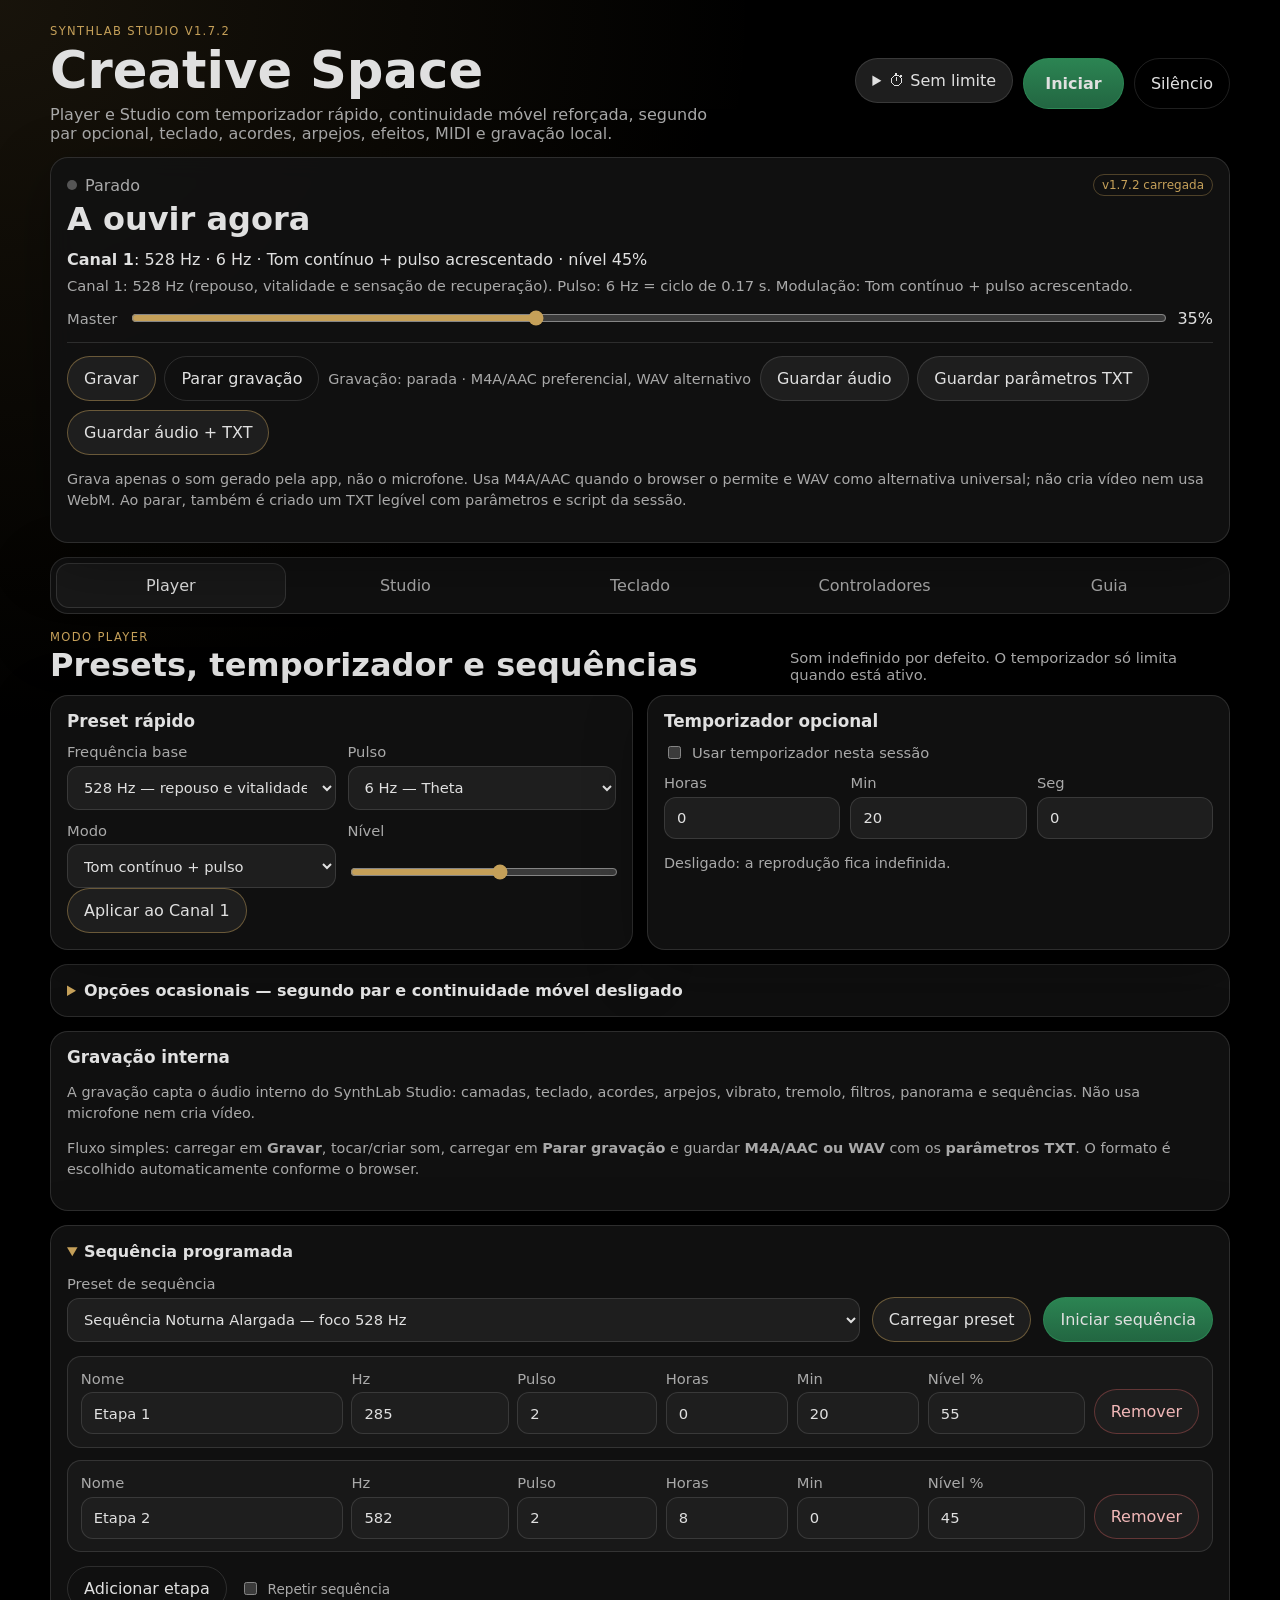
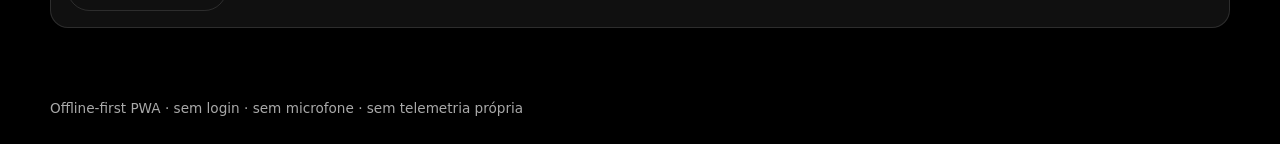
<file: index.html>
<!doctype html>
<html lang="pt-PT">
<head>
  <meta charset="utf-8" />
  <meta name="viewport" content="width=device-width, initial-scale=1, viewport-fit=cover" />
  <meta name="theme-color" content="#000000" />
  <title>SynthLab Studio v1.7.2</title>
  <link rel="manifest" href="manifest.json?v=studio1_7_2" />
  <link rel="stylesheet" href="style.css?v=studio1_7_2" />
</head>
<body>
  <header class="app-header">
    <div>
      <p class="eyebrow">SynthLab Studio v1.7.2</p>
      <h1>Creative Space</h1>
      <p class="subtitle">Player e Studio com temporizador rápido, continuidade móvel reforçada, segundo par opcional, teclado, acordes, arpejos, efeitos, MIDI e gravação local.</p>
    </div>
    <div class="header-actions">
      <details id="quickTimerDetails" class="quick-timer">
        <summary id="quickTimerSummary" class="buttonlike" aria-label="Temporizador rápido">⏱ Sem limite</summary>
        <div class="quick-timer-popover">
          <strong>Temporizador rápido</strong>
          <p class="hint">Aplica-se à reprodução normal atual, sem abrir o sequenciador.</p>
          <div class="quick-timer-grid" aria-label="Durações rápidas">
            <button type="button" data-quick-min="0">Sem limite</button>
            <button type="button" data-quick-min="5">5 min</button>
            <button type="button" data-quick-min="10">10 min</button>
            <button type="button" data-quick-min="20">20 min</button>
            <button type="button" data-quick-min="30">30 min</button>
            <button type="button" data-quick-min="60">60 min</button>
          </div>
          <div class="quick-custom-row">
            <label>Personalizado (min)
              <input id="quickTimerCustomMinutes" type="number" min="1" max="1440" step="1" value="20" />
            </label>
            <button id="quickTimerApplyCustom" type="button" class="secondary">Aplicar</button>
          </div>
          <p id="quickTimerStatus" class="hint">Sem limite: a reprodução não para automaticamente.</p>
        </div>
      </details>
      <button id="playStopBtn" class="primary big">Iniciar</button>
      <button id="panicBtn" class="ghost">Silêncio</button>
    </div>
  </header>

  <main class="layout">
    <section class="now-card" aria-live="polite">
      <div class="now-topline">
        <span class="status-dot" id="statusDot"></span>
        <span id="transportState">Parado</span>
        <span id="continuityPill" class="continuity-pill hidden"></span>
        <span class="version-pill">v1.7.2 carregada</span>
      </div>
      <h2>A ouvir agora</h2>
      <div id="nowSummary" class="now-summary">Nenhum som ativo. Carrega em Iniciar.</div>
      <div id="technicalSummary" class="technical-summary"></div>
      <div class="master-row">
        <label for="masterGain">Master</label>
        <input id="masterGain" type="range" min="0" max="0.9" step="0.01" value="0.35" />
        <span id="masterValue">35%</span>
      </div>
      <div class="record-row" aria-label="Gravação interna do SynthLab">
        <button id="recordStartBtn" class="secondary">Gravar</button>
        <button id="recordStopBtn" class="ghost" disabled>Parar gravação</button>
        <span id="recordStatus">Gravação: parada</span>
        <a id="recordSaveLink" class="buttonlike hidden" download="synthlab-studio-gravacao.m4a">Guardar áudio</a>
        <a id="recordSaveTxtLink" class="buttonlike hidden" download="synthlab-studio-parametros.txt">Guardar parâmetros TXT</a>
        <button id="recordSaveBothBtn" class="secondary hidden" type="button">Guardar áudio + TXT</button>
      </div>
      <p class="hint record-hint">Grava apenas o som gerado pela app, não o microfone. Usa M4A/AAC quando o browser o permite e WAV como alternativa universal; não cria vídeo nem usa WebM. Ao parar, também é criado um TXT legível com parâmetros e script da sessão.</p>
    </section>

    <nav class="mode-tabs" aria-label="Modos principais">
      <button class="tab active" data-mode="player">Player</button>
      <button class="tab" data-mode="studio">Studio</button>
      <button class="tab" data-mode="keyboard">Teclado</button>
      <button class="tab" data-mode="control">Controladores</button>
      <button class="tab" data-mode="guide">Guia</button>
    </nav>

    <section id="modePlayer" class="mode-panel active">
      <div class="section-heading">
        <div>
          <p class="eyebrow">Modo Player</p>
          <h2>Presets, temporizador e sequências</h2>
        </div>
        <p class="compact-note">Som indefinido por defeito. O temporizador só limita quando está ativo.</p>
      </div>

      <div class="grid two">
        <article class="card">
          <h3>Preset rápido</h3>
          <div class="form-grid">
            <label>Frequência base
              <select id="playerBase"></select>
            </label>
            <label>Pulso
              <select id="playerPulse"></select>
            </label>
            <label>Modo
              <select id="playerModType">
                <option value="continuous_plus_pulse">Tom contínuo + pulso</option>
                <option value="tremolo">Tremolo contínuo</option>
                <option value="vibrato">Vibrato leve</option>
                <option value="filter_sweep">Filtro oscilante</option>
                <option value="pan_motion">Panorama automático</option>
              </select>
            </label>
            <label>Nível
              <input id="playerLevel" type="range" min="0" max="0.8" step="0.01" value="0.45" />
            </label>
          </div>
          <button id="applyPlayerPreset" class="secondary">Aplicar ao Canal 1</button>
        </article>

        <article class="card">
          <h3>Temporizador opcional</h3>
          <label class="inline-check">
            <input id="timerEnabled" type="checkbox" />
            Usar temporizador nesta sessão
          </label>
          <div class="time-grid">
            <label>Horas <input id="timerHours" type="number" min="0" max="24" step="1" value="0" /></label>
            <label>Min <input id="timerMinutes" type="number" min="0" max="59" step="1" value="20" /></label>
            <label>Seg <input id="timerSeconds" type="number" min="0" max="59" step="1" value="0" /></label>
          </div>
          <p class="hint" id="timerHint">Desligado: a reprodução fica indefinida.</p>
        </article>
      </div>

      <details id="occasionalOptions" class="card details-card occasional-options">
        <summary>Opções ocasionais — segundo par e continuidade móvel <span id="secondaryPairBadge" class="summary-badge">desligado</span></summary>
        <div class="occasional-grid">
          <section class="occasional-section">
            <div class="occasional-heading">
              <div>
                <h3>Segundo par frequência + pulso</h3>
                <p class="hint">Fica fora do percurso principal e só se mistura com o par principal quando é ativado.</p>
              </div>
              <label class="inline-check compact-toggle">
                <input id="secondaryPairEnabled" type="checkbox" />
                Ativar segundo par
              </label>
            </div>
            <div id="secondaryPairControls" class="form-grid secondary-pair-controls is-disabled">
              <label>Frequência base
                <select id="playerBase2"></select>
              </label>
              <label>Pulso
                <select id="playerPulse2"></select>
              </label>
              <label>Modo
                <select id="playerModType2">
                  <option value="continuous_plus_pulse">Tom contínuo + pulso</option>
                  <option value="tremolo">Tremolo contínuo</option>
                  <option value="vibrato">Vibrato leve</option>
                  <option value="filter_sweep">Filtro oscilante</option>
                  <option value="pan_motion">Panorama automático</option>
                </select>
              </label>
              <label>Nível
                <input id="playerLevel2" type="range" min="0" max="0.65" step="0.01" value="0.25" />
              </label>
            </div>
            <div class="row-actions compact-actions">
              <button id="applySecondaryPair" class="secondary" type="button" disabled>Aplicar ao segundo par</button>
              <button id="copyPrimaryPair" class="ghost" type="button">Copiar configuração principal</button>
            </div>
            <p id="secondaryPairStatus" class="hint">Desligado: só o par principal é ouvido.</p>
          </section>

          <section class="occasional-section">
            <h3>Continuidade no smartphone</h3>
            <label class="inline-check">
              <input id="keepAwakeEnabled" type="checkbox" checked />
              Manter o ecrã ativo durante a reprodução
            </label>
            <p class="hint">A modulação passa a correr no motor de áudio, sem depender da animação do ecrã. Quando permitido pelo dispositivo, a PWA também evita o bloqueio automático e tenta retomar o AudioContext após interrupções.</p>
            <p id="continuityDetail" class="hint">Proteção preparada. Pode ser limitada por poupança de bateria, chamadas, mudança de aplicação ou regras do sistema.</p>
          </section>
        </div>
      </details>

      <article class="card">
        <h3>Gravação interna</h3>
        <p class="hint">A gravação capta o áudio interno do SynthLab Studio: camadas, teclado, acordes, arpejos, vibrato, tremolo, filtros, panorama e sequências. Não usa microfone nem cria vídeo.</p>
        <p class="hint">Fluxo simples: carregar em <strong>Gravar</strong>, tocar/criar som, carregar em <strong>Parar gravação</strong> e guardar <strong>M4A/AAC ou WAV</strong> com os <strong>parâmetros TXT</strong>. O formato é escolhido automaticamente conforme o browser.</p>
      </article>

      <details class="card details-card" open>
        <summary>Sequência programada</summary>
        <div class="sequence-head">
          <label>Preset de sequência
            <select id="sequencePresetSelect"></select>
          </label>
          <button id="loadSequencePreset" class="secondary">Carregar preset</button>
          <button id="startSequenceBtn" class="primary">Iniciar sequência</button>
        </div>
        <div id="sequenceRows" class="sequence-rows"></div>
        <div class="row-actions">
          <button id="addSequenceRow" class="ghost">Adicionar etapa</button>
          <label class="inline-check small"><input id="sequenceLoop" type="checkbox" /> Repetir sequência</label>
        </div>
      </details>
    </section>

    <section id="modeStudio" class="mode-panel">
      <div class="section-heading">
        <div>
          <p class="eyebrow">Modo Studio</p>
          <h2>Criação tátil e camadas sonoras</h2>
        </div>
        <p class="compact-note">Controlos grandes primeiro; detalhe técnico só nos painéis recolhíveis.</p>
      </div>

      <div class="grid two">
        <article class="card performance-card">
          <h3>Pad XY — performance</h3>
          <p class="hint">X controla frequência do Canal 1. Y controla intensidade da modulação. Tocar/arrastar altera o som em tempo real.</p>
          <div id="xyPad" class="xy-pad" role="application" aria-label="Pad XY para frequência e modulação">
            <div class="xy-crosshair" id="xyCrosshair"></div>
            <span class="xy-label x-label">frequência →</span>
            <span class="xy-label y-label">intensidade ↑</span>
          </div>
          <div class="xy-readout" id="xyReadout">X: 528 Hz · Y: 45%</div>
        </article>

        <article class="card">
          <h3>Resultado do gesto</h3>
          <div id="gestureExplain" class="explain-box">
            Arrasta o Pad XY para ouvir a relação entre frequência base e intensidade de modulação.
          </div>
          <div class="mini-grid">
            <button class="chip" data-studio-set="calm">Calma</button>
            <button class="chip" data-studio-set="focus">Foco</button>
            <button class="chip" data-studio-set="space">Espaço</button>
            <button class="chip" data-studio-set="texture">Textura</button>
          </div>
        </article>
      </div>

      <details class="card details-card">
        <summary>Camadas sonoras avançadas</summary>
        <div id="layersEditor" class="layers-editor"></div>
      </details>

      <details class="card details-card">
        <summary>Mapa técnico das modulações</summary>
        <div class="mod-map">
          <div><strong>Tom contínuo + pulso</strong><span>Amplitude nunca cai para zero; o pulso acentua o volume.</span></div>
          <div><strong>Tremolo contínuo</strong><span>Oscilação sinusoidal do volume, mais suave e musical.</span></div>
          <div><strong>Vibrato leve</strong><span>Pequena variação periódica da frequência em torno do valor base.</span></div>
          <div><strong>Filtro oscilante</strong><span>Mexe na cor/timbre do som, abrindo e fechando um filtro.</span></div>
          <div><strong>Panorama automático</strong><span>Move o som entre esquerda e direita sem alterar a frequência.</span></div>
        </div>
      </details>
    </section>



    <section id="modeKeyboard" class="mode-panel">
      <div class="section-heading">
        <div>
          <p class="eyebrow">Modo Teclado</p>
          <h2>Notas, acordes, arpejos e modelação musical</h2>
        </div>
        <p class="compact-note">Tocável por rato, touch, touchpad, teclado do PC ou controlador MIDI.</p>
      </div>

      <div class="grid two">
        <article class="card">
          <h3>Teclado musical</h3>
          <div class="form-grid">
            <label>Tónica
              <select id="kbdRoot"></select>
            </label>
            <label>Escala
              <select id="kbdScale">
                <option value="chromatic">Cromática</option>
                <option value="major">Maior</option>
                <option value="minor">Menor natural</option>
                <option value="pentatonic">Pentatónica</option>
                <option value="dorian">Dórica</option>
              </select>
            </label>
            <label>Oitava base
              <select id="kbdOctave">
                <option value="2">2</option>
                <option value="3" selected>3</option>
                <option value="4">4</option>
                <option value="5">5</option>
              </select>
            </label>
            <label>Onda
              <select id="kbdWaveform">
                <option value="sine">sine — puro</option>
                <option value="triangle">triangle — suave</option>
                <option value="sawtooth">sawtooth — rico</option>
                <option value="square">square — marcado</option>
              </select>
            </label>
          </div>
          <div id="musicalKeyboard" class="musical-keyboard" aria-label="Teclado cromático"></div>
          <p class="hint">Teclado do PC: A W S E D F T G Y H U J K. Usa Shift para subir uma oitava.</p>
          <div class="pc-keyboard-tools" aria-label="Controlo por teclado do laptop">
            <label class="inline-check"><input id="kbdPcCapture" type="checkbox" checked /> Capturar teclado do PC</label>
            <button id="kbdFocusBtn" class="secondary" type="button">Ativar/focar teclado</button>
            <button id="kbdReleaseBtn" class="secondary" type="button">Libertar notas</button>
          </div>
          <p id="kbdPcStatus" class="kbd-status">Captura do teclado do PC ativa.</p>
          <details class="keyboard-shortcuts">
            <summary>Atalhos do teclado do laptop</summary>
            <div class="shortcut-grid">
              <span><kbd>A W S E D F T G Y H U J K</kbd> notas</span>
              <span><kbd>Shift</kbd> + nota: oitava acima</span>
              <span><kbd>1-0</kbd> escolhem acordes</span>
              <span><kbd>Z / X</kbd> oitava - / +</span>
              <span><kbd>C</kbd> próximo acorde</span>
              <span><kbd>I</kbd> próxima inversão</span>
              <span><kbd>R</kbd> arpegiador on/off</span>
              <span><kbd>L</kbd> manter arpejo</span>
              <span><kbd>P</kbd> pulso/acento</span>
              <span><kbd>V</kbd> vibrato</span>
              <span><kbd>B</kbd> tremolo</span>
              <span><kbd>N</kbd> filtro</span>
              <span><kbd>M</kbd> espaço/panorama</span>
              <span><kbd>O</kbd> seco</span>
              <span><kbd>, / .</kbd> profundidade - / +</span>
              <span><kbd>- / +</kbd> vibrato - / +</span>
              <span><kbd>Espaço</kbd> testar acorde</span>
              <span><kbd>Esc</kbd> libertar notas</span>
            </div>
          </details>
        </article>

        <article class="card">
          <h3>Acordes, arpejos, vibrato e efeitos</h3>
          <div class="form-grid">
            <label>Acorde
              <select id="kbdChord">
                <option value="single">Nota única</option>
                <option value="major">Maior</option>
                <option value="minor">Menor</option>
                <option value="dim">Diminuto</option>
                <option value="aug">Aumentado</option>
                <option value="sus2">Sus2</option>
                <option value="sus4">Sus4</option>
                <option value="power">Power</option>
                <option value="maj7">Maior 7</option>
                <option value="dom7">Dominante 7</option>
                <option value="min7">Menor 7</option>
                <option value="min9">Menor 9</option>
                <option value="add9">Add9</option>
                <option value="octave">Oitavas</option>
              </select>
            </label>
            <label>Voz / abertura
              <select id="kbdVoicing">
                <option value="closed">Fechado</option>
                <option value="open">Aberto</option>
                <option value="wide">Largo</option>
              </select>
            </label>
            <label>Inversão
              <select id="kbdInversion">
                <option value="0">0 — raiz</option>
                <option value="1">1ª inversão</option>
                <option value="2">2ª inversão</option>
                <option value="3">3ª inversão</option>
              </select>
            </label>
            <label>Modelação do teclado
              <select id="kbdModPreset">
                <option value="soft528">528 + 0.1 — respiração suave</option>
                <option value="theta852">852 + 6 — presença/Theta</option>
                <option value="focus741">741 + 15 — foco/escrita</option>
                <option value="witness963">963 + 0.5 — testemunha</option>
                <option value="texture417">417 + filtro — textura</option>
                <option value="vibratoLead">Vibrato expressivo</option>
                <option value="tremoloPulse">Tremolo rítmico</option>
                <option value="spacePan">Espaço estéreo</option>
                <option value="dry">Sem modelação forte</option>
              </select>
            </label>
            <label>Efeito direto
              <select id="kbdEffectType">
                <option value="continuous_plus_pulse">Pulso/acento</option>
                <option value="tremolo">Tremolo</option>
                <option value="vibrato">Vibrato</option>
                <option value="filter_sweep">Filtro oscilante</option>
                <option value="pan_motion">Panorama automático</option>
                <option value="static">Sem efeito</option>
              </select>
            </label>
            <label>Nível teclado
              <input id="kbdLevel" type="range" min="0" max="0.65" step="0.01" value="0.28" />
            </label>
            <label>Filtro Hz
              <input id="kbdFilter" type="range" min="250" max="10000" step="10" value="2600" />
            </label>
            <label>Velocidade efeito Hz
              <input id="kbdEffectRate" type="range" min="0.1" max="40" step="0.1" value="0.1" />
            </label>
            <label>Profundidade efeito
              <input id="kbdEffectDepth" type="range" min="0" max="0.95" step="0.01" value="0.25" />
            </label>
            <label>Vibrato cents
              <input id="kbdVibratoCents" type="range" min="0" max="80" step="1" value="18" />
            </label>
            <label>Ataque / Release
              <select id="kbdEnvelope">
                <option value="fast">Rápido</option>
                <option value="soft" selected>Suave</option>
                <option value="pad">Pad lento</option>
              </select>
            </label>
            <label>Espalhar acorde
              <input id="kbdStrumMs" type="range" min="0" max="180" step="5" value="0" />
            </label>
          </div>
          <div class="arp-panel">
            <label class="inline-check"><input id="arpEnabled" type="checkbox" /> Arpegiador</label>
            <label class="inline-check"><input id="arpLatch" type="checkbox" /> Manter arpejo</label>
            <label>Ritmo
              <select id="arpRate">
                <option value="1">1 nota/s</option>
                <option value="2" selected>2 notas/s</option>
                <option value="4">4 notas/s</option>
                <option value="6">6 notas/s</option>
                <option value="8">8 notas/s</option>
              </select>
            </label>
            <label>Ordem
              <select id="arpPattern">
                <option value="up">Subir</option>
                <option value="down">Descer</option>
                <option value="updown">Subir/descer</option>
                <option value="random">Aleatório controlado</option>
              </select>
            </label>
          </div>
          <div class="effect-chips" aria-label="Efeitos rápidos do teclado">
            <button class="chip" data-kbd-effect="static">Seco</button>
            <button class="chip" data-kbd-effect="vibrato">Vibrato</button>
            <button class="chip" data-kbd-effect="tremolo">Tremolo</button>
            <button class="chip" data-kbd-effect="filter_sweep">Filtro</button>
            <button class="chip" data-kbd-effect="pan_motion">Espaço</button>
          </div>
          <button id="testChordBtn" class="secondary full-width" type="button">Testar acorde</button>
          <div id="kbdExplain" class="explain-box small-explain">Escolhe uma nota/acorde para ouvir. A modelação define pulso, vibrato, filtro, panorama e movimento.</div>
        </article>
      </div>
    </section>

    <section id="modeControl" class="mode-panel">
      <div class="section-heading">
        <div>
          <p class="eyebrow">Controladores</p>
          <h2>Touchpad, movimento e MIDI</h2>
        </div>
        <p class="compact-note">Um gesto deve alterar variáveis concretas: frequência, pulso, filtro, panorama ou intensidade.</p>
      </div>

      <div class="grid two">
        <article class="card performance-card">
          <h3>Touchpad de controlo</h3>
          <div class="form-grid">
            <label>Eixo X controla
              <select id="ctrlXAssign"></select>
            </label>
            <label>Eixo Y controla
              <select id="ctrlYAssign"></select>
            </label>
          </div>
          <div id="controllerPad" class="xy-pad controller-pad" role="application" aria-label="Touchpad de controlo de variáveis">
            <div class="xy-crosshair" id="controllerCrosshair"></div>
            <span class="xy-label x-label">X → variável escolhida</span>
            <span class="xy-label y-label">Y ↑ variável escolhida</span>
          </div>
          <div class="xy-readout" id="controllerReadout">X/Y prontos.</div>
        </article>

        <article class="card">
          <h3>MIDI e movimento</h3>
          <button id="enableMidiBtn" class="secondary">Ativar MIDI</button>
          <p id="midiStatus" class="hint">MIDI desligado. Se o browser/dispositivo suportar, notas e CCs serão mapeados.</p>
          <div class="mod-map compact-map">
            <div><strong>Notas MIDI</strong><span>tocam o teclado interno com a modelação escolhida.</span></div>
            <div><strong>CC 1</strong><span>intensidade da modulação do teclado.</span></div>
            <div><strong>CC 7</strong><span>master volume.</span></div>
            <div><strong>CC 74</strong><span>filtro/timbre do teclado.</span></div>
            <div><strong>Pitch bend</strong><span>desvio subtil de afinação nas notas novas.</span></div>
          </div>
          <button id="enableMotionBtn" class="ghost">Ativar movimento do dispositivo</button>
          <p id="motionStatus" class="hint">Movimento desligado. Quando ativo, inclinação pode modelar panorama e filtro.</p>
        </article>
      </div>
    </section>

    <section id="modeGuide" class="mode-panel">
      <div class="section-heading">
        <div>
          <p class="eyebrow">Guia</p>
          <h2>Regras de uso e desenvolvimento</h2>
        </div>
      </div>
      <article class="card text-card">
        <h3>Nota de rigor</h3>
        <p>As descrições de efeitos são simbólicas, subjetivas e experienciais. O SynthLab Studio gera áudio para exploração sonora, meditação, relaxamento, estudo de frequências e criação musical. Não é dispositivo médico, não diagnostica, não trata, não cura e não previne doenças.</p>
        <p>Usa volume baixo, especialmente em sessões longas. Para uso noturno, reduz brilho e volume. A opção de continuidade móvel pode manter o ecrã ativo; desativa-a nas Opções ocasionais se preferires permitir o bloqueio do ecrã.</p>
      </article>
      <article class="card text-card">
        <h3>Estratégia de produto</h3>
        <p><strong>SynthLab Lite</strong> deve continuar simples: presets, temporizador, sequências e offline.</p>
        <p><strong>SynthLab Studio</strong> é a frente experimental: camadas, pads, teclado, acordes, arpejos, modulações, filtros, loops, controladores e criação musical.</p>
      </article>
    </section>
  </main>

  <footer class="footer">
    <span>Offline-first PWA · sem login · sem microfone · sem telemetria própria</span>
  </footer>

  <script src="presets.js?v=studio1_7_2"></script>
  <script src="app.js?v=studio1_7_2"></script>
</body>
</html>
</file>
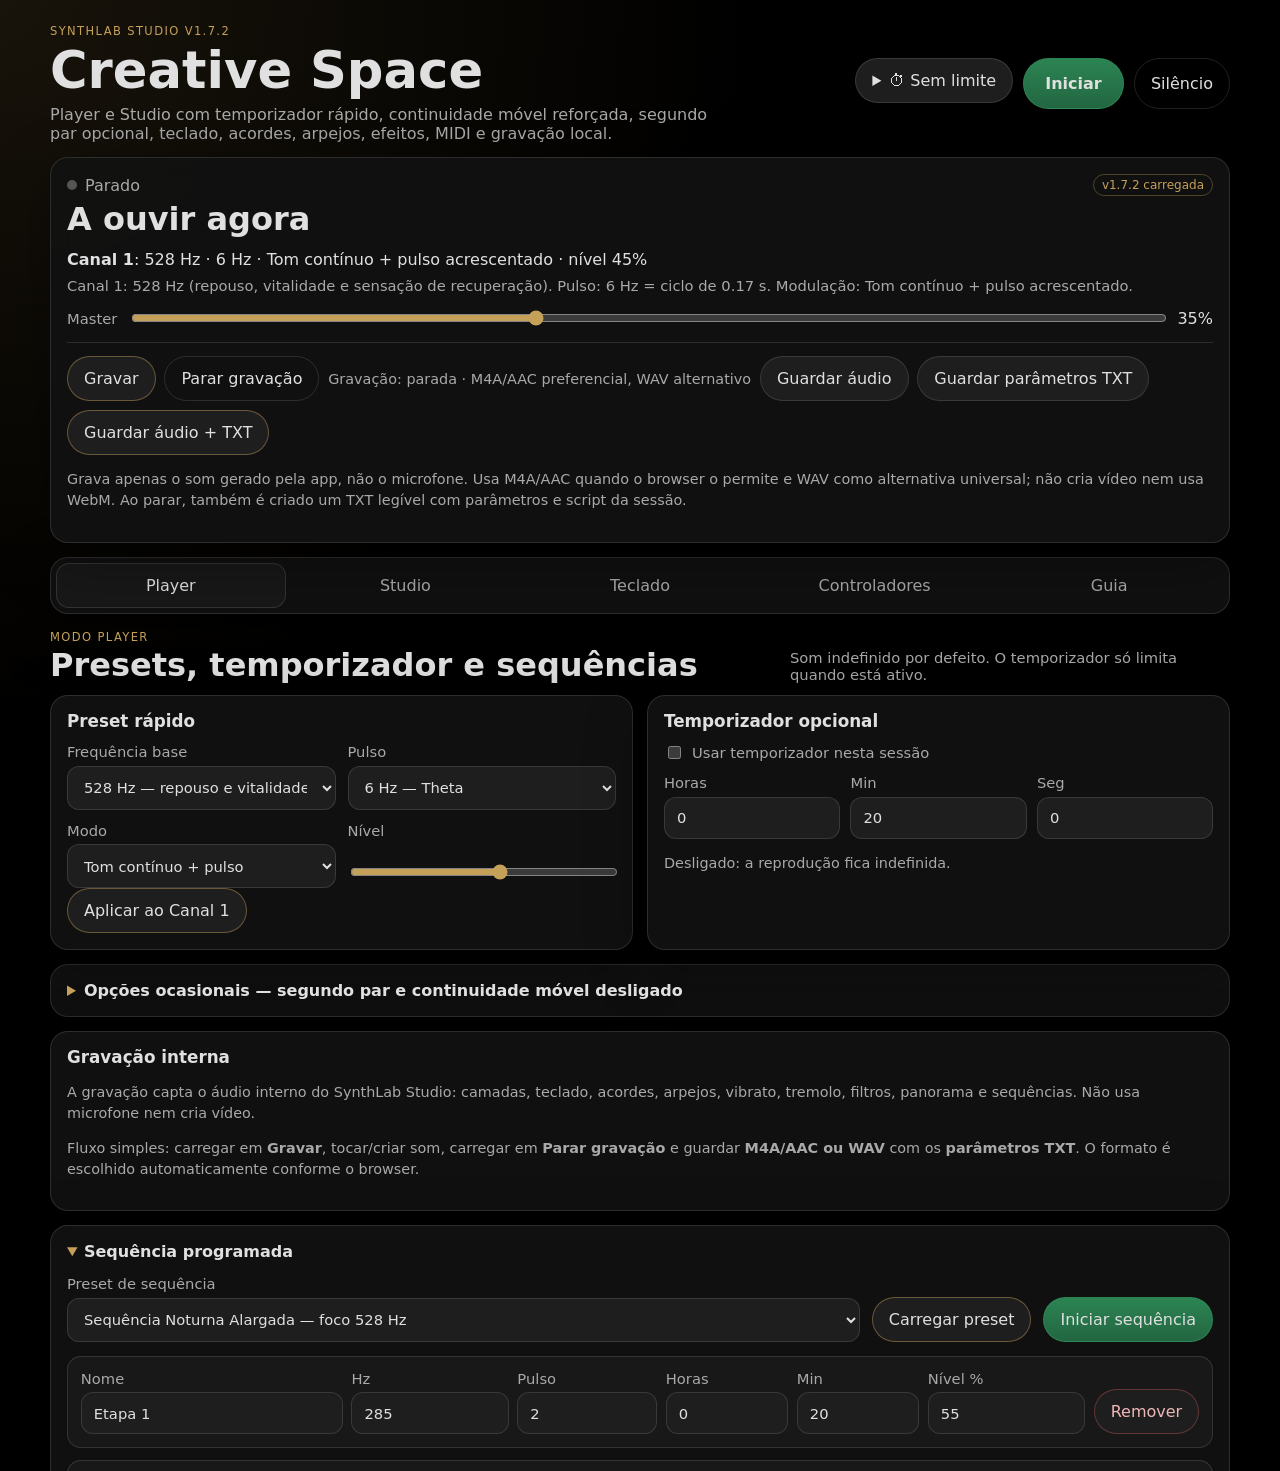
<file: limpar_cache.html>
<!doctype html>
<html lang="pt-PT">
<head>
  <meta charset="utf-8" />
  <meta name="viewport" content="width=device-width, initial-scale=1" />
  <title>Limpar cache — SynthLab Studio v1.7.2</title>
  <style>
    body{background:#000;color:#e0e0e0;font-family:system-ui;margin:0;padding:28px;line-height:1.5}
    .box{max-width:720px;margin:auto;background:#121212;border:1px solid rgba(255,255,255,.14);border-radius:18px;padding:22px}
    a{color:#2e8b57}
  </style>
</head>
<body>
  <div class="box">
    <h1>SynthLab Studio v1.7.2</h1>
    <p>A limpar service workers e caches antigas...</p>
    <p id="status">A iniciar.</p>
    <p><a href="index.html?v=studio1_7_2">Abrir manualmente a v1.7.2</a></p>
  </div>
  <script>
    async function limpar(){
      const status = document.getElementById('status');
      try {
        if ('serviceWorker' in navigator) {
          const regs = await navigator.serviceWorker.getRegistrations();
          await Promise.all(regs.map(r => r.unregister()));
        }
        if ('caches' in window) {
          const keys = await caches.keys();
          await Promise.all(keys.map(k => caches.delete(k)));
        }
        status.textContent = 'Cache limpa. A abrir v1.7.2...';
        setTimeout(() => location.href = 'index.html?v=studio1_7_2_' + Date.now(), 900);
      } catch (e) {
        status.textContent = 'Não foi possível limpar automaticamente. Usa o link manual.';
      }
    }
    limpar();
  </script>
</body>
</html>
</file>
<file: style.css>
:root {
  --bg: #000000;
  --panel: #121212;
  --panel-2: #181818;
  --input: #1e1e1e;
  --line: rgba(255,255,255,0.12);
  --text: #e0e0e0;
  --muted: #a9a9a9;
  --gold: #c5a059;
  --green: #2e8b57;
  --danger: #b45353;
  --radius: 18px;
  --shadow: 0 18px 60px rgba(0,0,0,0.35);
}

* { box-sizing: border-box; }
html { color-scheme: dark; }
body {
  margin: 0;
  background: radial-gradient(circle at top left, rgba(197,160,89,0.12), transparent 35%), var(--bg);
  color: var(--text);
  font-family: system-ui, -apple-system, BlinkMacSystemFont, "Segoe UI", sans-serif;
  min-height: 100vh;
}
button, input, select { font: inherit; }
button { cursor: pointer; }

.app-header, .layout, .footer { width: min(1180px, calc(100% - 24px)); margin: 0 auto; }
.app-header {
  display: flex;
  justify-content: space-between;
  gap: 1rem;
  align-items: center;
  padding: 24px 0 14px;
}
.eyebrow { margin: 0 0 4px; color: var(--gold); text-transform: uppercase; letter-spacing: .12em; font-size: .72rem; }
h1, h2, h3 { margin: 0; line-height: 1.12; }
h1 { font-size: clamp(1.85rem, 5vw, 3.2rem); }
h2 { font-size: clamp(1.25rem, 3vw, 2rem); }
h3 { font-size: 1.05rem; }
.subtitle, .compact-note, .hint { color: var(--muted); }
.subtitle { margin: 6px 0 0; max-width: 680px; }
.header-actions { display: flex; gap: .6rem; flex-wrap: wrap; justify-content: flex-end; }

button, .buttonlike {
  border: 1px solid var(--line);
  border-radius: 999px;
  background: var(--input);
  color: var(--text);
  padding: .75rem 1rem;
  transition: transform .15s ease, border-color .15s ease, background .15s ease;
}
button:hover { transform: translateY(-1px); border-color: rgba(255,255,255,0.22); }
button.primary { background: linear-gradient(180deg, rgba(46,139,87,.95), rgba(36,108,69,.95)); border-color: rgba(46,139,87,.8); }
button.secondary { border-color: rgba(197,160,89,.45); color: var(--text); }
button.ghost { background: transparent; }
button.big { padding: .95rem 1.35rem; font-weight: 700; }
button.active, .chip.active { border-color: var(--green); background: rgba(46,139,87,.18); }

.layout { padding-bottom: 40px; }
.now-card, .card, .mode-tabs {
  background: rgba(18,18,18,0.92);
  border: 1px solid var(--line);
  border-radius: var(--radius);
  box-shadow: var(--shadow);
}
.now-card { padding: 16px; position: sticky; top: 8px; z-index: 10; backdrop-filter: blur(12px); }
.now-topline { display: flex; align-items: center; gap: .5rem; color: var(--muted); margin-bottom: .35rem; flex-wrap: wrap; }
.status-dot { width: 10px; height: 10px; border-radius: 50%; background: #555; display: inline-block; }
.status-dot.on { background: var(--green); box-shadow: 0 0 18px rgba(46,139,87,.75); }
.version-pill { margin-left: auto; border: 1px solid rgba(197,160,89,.35); color: var(--gold); border-radius: 999px; padding: .18rem .5rem; font-size: .75rem; }
.now-summary { margin-top: .65rem; line-height: 1.45; }
.technical-summary { color: var(--muted); font-size: .92rem; margin-top: .35rem; }
.master-row { display: grid; grid-template-columns: auto 1fr auto; align-items: center; gap: .75rem; margin-top: .9rem; }
input[type="range"] { accent-color: var(--gold); width: 100%; }
input[type="checkbox"] { accent-color: var(--green); }

.mode-tabs { display: grid; grid-template-columns: repeat(5, 1fr); padding: 5px; gap: 5px; margin: 14px 0; }
.tab { border-radius: 13px; background: transparent; border: none; color: var(--muted); }
.tab.active { background: var(--panel-2); color: var(--text); border: 1px solid var(--line); }
.mode-panel { display: none; }
.mode-panel.active { display: block; }
.section-heading { display: flex; justify-content: space-between; gap: 1rem; align-items: end; margin: 16px 0 12px; }
.compact-note { max-width: 440px; margin: 0; font-size: .92rem; }

.grid { display: grid; gap: 14px; }
.grid.two { grid-template-columns: repeat(2, minmax(0, 1fr)); }
.card { padding: 16px; margin-bottom: 14px; }
.card h3 { margin-bottom: 12px; }
.form-grid { display: grid; grid-template-columns: repeat(2, minmax(0,1fr)); gap: .75rem; }
label { display: grid; gap: .35rem; color: var(--muted); font-size: .92rem; }
select, input[type="number"], input[type="text"] {
  width: 100%;
  background: var(--input);
  color: var(--text);
  border: 1px solid var(--line);
  border-radius: 12px;
  padding: .72rem .75rem;
}
select:focus, input:focus { outline: 2px solid rgba(197,160,89,.35); border-color: rgba(197,160,89,.55); }
.inline-check { display: flex; align-items: center; gap: .5rem; }
.inline-check.small { font-size: .85rem; }
.time-grid { display: grid; grid-template-columns: repeat(3, 1fr); gap: .65rem; margin-top: .75rem; }
.hint { font-size: .9rem; line-height: 1.45; }

.details-card summary { cursor: pointer; font-weight: 700; color: var(--text); }
.details-card summary::marker { color: var(--gold); }
.sequence-head { display: grid; grid-template-columns: 1fr auto auto; gap: .75rem; align-items: end; margin-top: 14px; }
.sequence-rows { display: grid; gap: .75rem; margin-top: .9rem; }
.sequence-row {
  display: grid;
  grid-template-columns: 1.5fr .9fr .8fr .7fr .7fr .9fr auto;
  gap: .55rem;
  align-items: end;
  padding: .8rem;
  background: rgba(255,255,255,.035);
  border: 1px solid var(--line);
  border-radius: 14px;
}
.row-actions { display: flex; gap: .8rem; align-items: center; flex-wrap: wrap; margin-top: .85rem; }
.remove-row { color: #f0b7b7; border-color: rgba(180,83,83,.45); }

.performance-card { min-height: 360px; }
.xy-pad {
  position: relative;
  height: min(50vh, 360px);
  min-height: 260px;
  border-radius: 20px;
  overflow: hidden;
  border: 1px solid rgba(197,160,89,.35);
  background:
    linear-gradient(90deg, rgba(197,160,89,.08), transparent 50%, rgba(46,139,87,.08)),
    linear-gradient(0deg, rgba(255,255,255,.04), transparent),
    var(--input);
  touch-action: none;
  user-select: none;
}
.xy-pad::before, .xy-pad::after {
  content: "";
  position: absolute;
  background: rgba(255,255,255,.08);
}
.xy-pad::before { left: 50%; top: 0; bottom: 0; width: 1px; }
.xy-pad::after { top: 50%; left: 0; right: 0; height: 1px; }
.xy-crosshair {
  position: absolute;
  width: 22px;
  height: 22px;
  border-radius: 50%;
  border: 2px solid var(--gold);
  background: rgba(197,160,89,.15);
  transform: translate(-50%, -50%);
  left: 48%; top: 55%;
  box-shadow: 0 0 24px rgba(197,160,89,.28);
}
.xy-label { position: absolute; color: var(--muted); font-size: .8rem; }
.x-label { right: 12px; bottom: 10px; }
.y-label { left: 12px; top: 10px; }
.xy-readout { margin-top: .75rem; color: var(--gold); }
.explain-box { min-height: 150px; background: rgba(255,255,255,.035); border: 1px solid var(--line); border-radius: 14px; padding: 1rem; line-height: 1.5; }
.mini-grid { display: grid; grid-template-columns: repeat(4, 1fr); gap: .55rem; margin-top: .9rem; }
.chip { padding: .65rem .6rem; font-size: .88rem; }
.layers-editor { display: grid; gap: .75rem; margin-top: .9rem; }
.layer-card { background: rgba(255,255,255,.035); border: 1px solid var(--line); border-radius: 14px; padding: .85rem; }
.layer-top { display: flex; justify-content: space-between; gap: .75rem; align-items: center; margin-bottom: .75rem; }
.layer-grid { display: grid; grid-template-columns: repeat(4, minmax(0,1fr)); gap: .7rem; }
.mod-map { display: grid; gap: .75rem; margin-top: 1rem; }
.mod-map div { display: grid; gap: .25rem; padding: .75rem; background: rgba(255,255,255,.035); border-radius: 12px; }
.mod-map span { color: var(--muted); }
.text-card p { line-height: 1.55; }
.footer { color: var(--muted); font-size: .85rem; padding: 18px 0 28px; }

@media (max-width: 850px) {
  .app-header, .section-heading { align-items: stretch; flex-direction: column; }
  .header-actions { justify-content: stretch; }
  .header-actions button { flex: 1; }
  .grid.two, .form-grid, .layer-grid { grid-template-columns: 1fr; }
  .sequence-head { grid-template-columns: 1fr; }
  .sequence-row { grid-template-columns: 1fr 1fr; }
  .sequence-row button { grid-column: 1 / -1; }
  .mini-grid { grid-template-columns: repeat(2, 1fr); }
  .now-card { position: static; }
}

@media (max-width: 520px) {
  .app-header, .layout, .footer { width: min(100% - 16px, 1180px); }
  .mode-tabs { grid-template-columns: 1fr; }
  .time-grid { grid-template-columns: 1fr; }
  .sequence-row { grid-template-columns: 1fr; }
}


/* v1.5 — teclado, arpejos e controladores */
.musical-keyboard {
  display: grid;
  grid-template-columns: repeat(12, minmax(42px, 1fr));
  gap: 6px;
  margin: 14px 0 8px;
  touch-action: none;
}
.key-btn {
  min-height: 82px;
  border-radius: 12px;
  padding: .35rem .2rem;
  font-size: .82rem;
  display: flex;
  align-items: end;
  justify-content: center;
  border: 1px solid var(--line);
  user-select: none;
}
.key-btn.white { background: linear-gradient(180deg, #e8e3d7, #b9b0a1); color: #111; }
.key-btn.black { background: linear-gradient(180deg, #262626, #050505); color: var(--text); min-height: 64px; }
.key-btn.in-scale { border-color: rgba(46,139,87,.7); box-shadow: inset 0 0 0 1px rgba(46,139,87,.18); }
.key-btn.active { transform: translateY(2px); border-color: var(--gold); box-shadow: 0 0 18px rgba(197,160,89,.35); }
.arp-panel { display: grid; grid-template-columns: repeat(2, minmax(0, 1fr)); gap: .75rem; margin-top: .85rem; }
.small-explain { min-height: 118px; }
.controller-pad { margin-top: 12px; }
.compact-map { margin-top: 12px; }
.compact-map div { grid-template-columns: 100px 1fr; align-items: baseline; }
.note-badge { color: var(--gold); }
@media (max-width: 850px) {
  .arp-panel { grid-template-columns: 1fr; }
  .musical-keyboard { grid-template-columns: repeat(6, minmax(42px, 1fr)); }
  .key-btn { min-height: 70px; }
}

/* v1.5 — acordes avançados, vibrato e efeitos diretos */
.effect-chips {
  display: grid;
  grid-template-columns: repeat(5, minmax(0, 1fr));
  gap: .5rem;
  margin: .85rem 0;
}
.full-width { width: 100%; justify-content: center; }
#kbdExplain strong { color: var(--text); }
@media (max-width: 620px) {
  .effect-chips { grid-template-columns: repeat(2, minmax(0, 1fr)); }
}

/* v1.5 — gravação interna */
.record-row {
  display: flex;
  align-items: center;
  gap: .55rem;
  flex-wrap: wrap;
  margin-top: .85rem;
  padding-top: .85rem;
  border-top: 1px solid var(--line);
}
.record-row #recordStatus {
  color: var(--muted);
  font-size: .9rem;
}
.record-row a.buttonlike {
  text-decoration: none;
  display: inline-flex;
  align-items: center;
  justify-content: center;
.hidden { display: none !important; }
.record-hint { margin: .45rem 0 0; }
button[disabled] {
  opacity: .45;
  cursor: not-allowed;
  transform: none !important;
}


/* v1.5 — teclado do laptop robusto e atalhos diretos */
.pc-keyboard-tools {
  display: flex;
  flex-wrap: wrap;
  align-items: center;
  gap: .55rem;
  margin: .75rem 0 .35rem;
  padding: .65rem;
  border: 1px solid var(--line);
  border-radius: 12px;
  background: rgba(255,255,255,.032);
}
.pc-keyboard-tools .inline-check { margin-right: auto; }
.kbd-status {
  margin: .35rem 0 .75rem;
  color: var(--muted);
  font-size: .88rem;
}
.kbd-status[data-kind="ok"] { color: var(--green); }
.kbd-status[data-kind="warn"] { color: var(--gold); }
.keyboard-shortcuts {
  margin: .6rem 0 .2rem;
  border: 1px solid var(--line);
  border-radius: 12px;
  padding: .65rem .75rem;
  background: rgba(255,255,255,.025);
}
.keyboard-shortcuts summary { cursor: pointer; color: var(--text); }
.shortcut-grid {
  display: grid;
  grid-template-columns: repeat(2, minmax(0, 1fr));
  gap: .45rem .75rem;
  margin-top: .65rem;
  color: var(--muted);
  font-size: .86rem;
}
kbd {
  display: inline-block;
  padding: .12rem .35rem;
  border: 1px solid rgba(255,255,255,.18);
  border-bottom-color: rgba(255,255,255,.32);
  border-radius: 6px;
  background: rgba(255,255,255,.075);
  color: var(--text);
  font-size: .82em;
}
.key-btn.active { border-color: var(--green); box-shadow: 0 0 18px rgba(46,139,87,.36); }
#kbdFocusBtn.active { border-color: var(--green); color: var(--green); }
@media (max-width: 620px) {
  .shortcut-grid { grid-template-columns: 1fr; }
  .pc-keyboard-tools { align-items: stretch; }
  .pc-keyboard-tools button { flex: 1 1 auto; }
}


/* v1.7 — temporizador rápido global */
.app-header { position: relative; z-index: 30; }
.quick-timer { position: relative; }
.quick-timer > summary { list-style: none; user-select: none; white-space: nowrap; }
.quick-timer > summary::-webkit-details-marker { display: none; }
.quick-timer[open] > summary { border-color: var(--green); background: rgba(46,139,87,.14); }
.quick-timer-popover {
  position: absolute;
  right: 0;
  top: calc(100% + 10px);
  width: min(360px, calc(100vw - 24px));
  padding: 14px;
  border: 1px solid var(--line);
  border-radius: 16px;
  background: rgba(18,18,18,.98);
  box-shadow: var(--shadow);
  z-index: 50;
}
.quick-timer-popover p { margin: .45rem 0; }
.quick-timer-grid { display: grid; grid-template-columns: repeat(3, 1fr); gap: .45rem; margin: .7rem 0; }
.quick-timer-grid button { padding: .6rem .45rem; }
.quick-custom-row { display: grid; grid-template-columns: 1fr auto; gap: .55rem; align-items: end; }
.timer-live { display: inline-block; margin-top: .35rem; color: var(--green); font-weight: 700; }

@media (max-width: 620px) {
  .quick-timer { flex: 1 1 100%; }
  .quick-timer > summary { text-align: center; }
  .quick-timer-popover { position: fixed; left: 12px; right: 12px; top: 88px; width: auto; }
  .quick-timer-grid { grid-template-columns: repeat(2, 1fr); }
}


/* v1.7.2 — segundo par opcional e continuidade móvel */
.continuity-pill, .summary-badge {
  border: 1px solid rgba(46,139,87,.45);
  color: var(--green);
  border-radius: 999px;
  padding: .18rem .5rem;
  font-size: .75rem;
}
.summary-badge { margin-left: .45rem; vertical-align: middle; }
.summary-badge.on { background: rgba(46,139,87,.14); }
.occasional-options { margin-top: 14px; }
.occasional-grid { display: grid; grid-template-columns: repeat(2, minmax(0,1fr)); gap: 14px; margin-top: 14px; }
.occasional-section {
  padding: 14px;
  border: 1px solid var(--line);
  border-radius: 14px;
  background: rgba(255,255,255,.025);
}
.occasional-section h3 { margin-bottom: .45rem; }
.occasional-heading { display: flex; justify-content: space-between; gap: 1rem; align-items: start; }
.compact-toggle { white-space: nowrap; }
.secondary-pair-controls { margin-top: .8rem; transition: opacity .15s ease; }
.secondary-pair-controls.is-disabled { opacity: .45; pointer-events: none; }
.compact-actions { margin-top: .75rem; }
@media (max-width: 850px) {
  .occasional-grid { grid-template-columns: 1fr; }
  .occasional-heading { flex-direction: column; }
  .compact-toggle { white-space: normal; }
}
</file>
